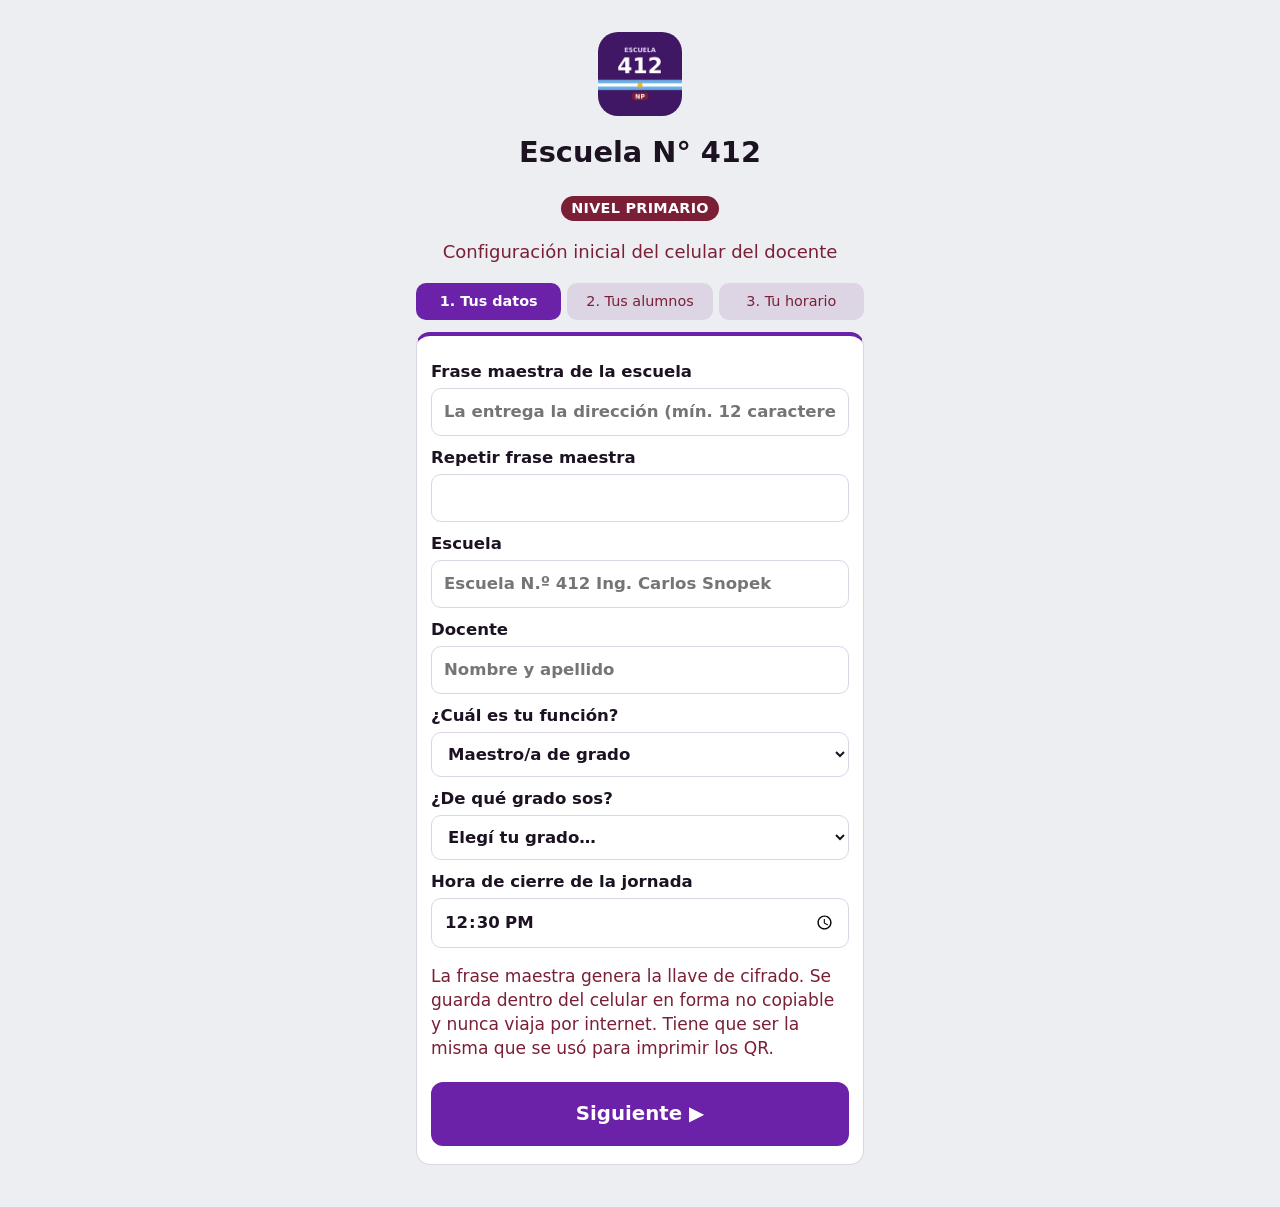
<file: index.html>
<!doctype html>
<html lang="es">
<head>
<meta charset="utf-8">
<meta name="viewport" content="width=device-width, initial-scale=1, viewport-fit=cover">
<title>Escuela N° 412 · Nivel Primario</title>
<meta name="description" content="Registro de salidas del aula, protocolos y reporte diario para docentes.">
<meta name="theme-color" content="#3f1764">
<link rel="manifest" href="manifest.webmanifest">
<link rel="icon" href="icons/icon-192.png">
<link rel="apple-touch-icon" href="icons/icon-192.png">
<link rel="stylesheet" href="styles.css">
</head>
<body>

<!-- ============ CONFIGURACIÓN INICIAL ============ -->
<section id="pantalla-setup" class="pantalla" hidden>
  <div class="centro">
    <img src="icons/icon-192.png" alt="" class="logo">
    <h1>Escuela N° 412</h1>
    <p class="marca-escuela">NIVEL PRIMARIO</p>
    <p class="sub">Configuración inicial del celular del docente</p>
    <ol class="pasos-setup" id="pasos-setup"><li class="on">1. Tus datos</li><li>2. Tus alumnos</li><li>3. Tu horario</li></ol>
    <form id="form-setup" class="tarjeta">
      <label>Frase maestra de la escuela
        <input type="password" id="su-frase" minlength="12" required autocomplete="off" placeholder="La entrega la dirección (mín. 12 caracteres)">
      </label>
      <label>Repetir frase maestra
        <input type="password" id="su-frase2" minlength="12" required autocomplete="off">
      </label>
      <label>Escuela
        <input id="su-escuela" required placeholder="Escuela N.º 412 Ing. Carlos Snopek">
      </label>
      <label>Docente
        <input id="su-docente" required placeholder="Nombre y apellido">
      </label>
      <label>¿Cuál es tu función?
        <select id="su-rol">
          <option value="grado">Maestro/a de grado</option>
          <option value="especial">Profesor/a especial (Música, Ed. Física, Plástica, Act. Prácticas…)</option>
          <option value="secretario">Secretario/a</option>
          <option value="vice">Vicedirector/a</option>
          <option value="director">Director/a</option>
        </select>
      </label>
      <label id="su-grado-l">¿De qué grado sos?
        <select id="su-grado"></select>
      </label>
      <label>Hora de cierre de la jornada
        <input type="time" id="su-cierre" value="12:30" required>
      </label>
      <p class="ayuda">La frase maestra genera la llave de cifrado. Se guarda dentro del celular en forma no copiable y nunca viaja por internet. Tiene que ser la misma que se usó para imprimir los QR.</p>
      <button class="btn primario grande" type="submit">Siguiente ▶</button>
    </form>
    <div id="setup-paso2" class="tarjeta" hidden></div>
    <div id="setup-paso3" class="tarjeta" hidden></div>
  </div>
</section>

<!-- ============ BLOQUEO ============ -->
<section id="pantalla-bloqueo" class="pantalla" hidden>
  <div class="centro">
    <div class="candado" aria-hidden="true">🔒</div>
    <h1>App bloqueada</h1>
    <p class="sub" id="bloq-escuela"></p>
    <button class="btn primario grande" id="btn-desbloquear">📷 Escanear QR de la escuela</button>
    <button class="btn secundario" id="btn-sin-qr">🔑 No tengo el QR: entrar con mi frase maestra</button>
    <button type="button" class="btn secundario" id="btn-cal-bloq">📅 Calendario</button>
    <div id="bloq-horario" class="bloq-horario"></div>
    <p class="ayuda">Se habilita sólo al escanear el QR institucional al llegar a la escuela. Se bloquea sola al cierre de la jornada o al retirarte.</p>
    <button class="btn peligro grande" id="btn-emergencia-bloq">🚨 Emergencia / simulacro</button>
    <button class="btn secundario" id="btn-consulta-protocolos">📘 Consultar protocolos (sólo lectura)</button>
    <div id="bloq-pendientes"></div>
    <button class="btn texto" id="btn-olvide">🔑 Olvidé mi frase maestra</button>
    <button class="btn texto" id="btn-ajustes-bloqueo">⚙️ Ajustes (requiere frase maestra)</button>
  </div>
</section>

<!-- ============ APP ============ -->
<section id="pantalla-app" class="pantalla" hidden>
  <header class="barra">
    <div>
      <strong id="hdr-titulo">Escuela N° 412 NP</strong>
      <small id="hdr-sesion"></small>
    </div>
    <div class="hdr-acc">
      <button type="button" class="hdr-btn" id="btn-ayuda" aria-label="Necesito un adulto">🙋<span>Ayuda</span></button>
      <button type="button" class="hdr-btn rojo" id="btn-emergencia" aria-label="Emergencia o simulacro">🚨<span>Emergencia</span></button>
      <button class="btn chico" id="btn-salir-consulta" hidden>✕ Volver</button>
    </div>
  </header>
  <div id="aviso-banner" class="aviso-banner" role="alert" hidden></div>

  <!-- INICIO (horario) y PANTALLA DEL GRADO -->
  <main id="tab-pasillo" class="tab">
  <div id="vista-inicio">
    <div class="hoy">
      <div class="hoy-fila"><button type="button" id="hoy-fecha" class="hoy-fecha" aria-label="Abrir calendario"></button><span id="hoy-reloj" class="hoy-reloj"></span></div>
      <div id="hoy-clase" class="hoy-clase" hidden></div>
      <div class="chips" id="chips-turno" role="group" aria-label="Turno"></div>
      <div class="chips" id="chips-grado" role="group" aria-label="Grado"></div>
    </div>
    <h2 id="h-fuera">Fuera del aula <span id="cont-fuera" class="pill">0</span></h2>
    <div id="lista-fuera" class="lista"></div>

  </div>
  <div id="vista-grado" hidden>
    <div class="vg-cab"><button type="button" class="btn chico secundario" id="vg-volver">◀ Horario</button><div class="vg-tit"><b id="vg-titulo"></b><small id="vg-sub"></small></div></div>
    <div class="seg seg3" id="vg-seg"><button type="button" data-panel="alumnos" class="on">👦 Alumnos</button><button type="button" data-panel="evac">🚪 Evacuación</button><button type="button" data-panel="sect">🛡 Sectores</button><button type="button" data-panel="obs">📝 Notas</button></div>
    <div id="vg-alumnos">
    <h2>Asistencia <span id="alumnos-grado" class="alumnos-grado"></span> <span id="cont-alumnos" class="pill">0</span></h2>
    <div class="asis-barra">
      <span id="asis-resumen"></span>
      <span class="fila wrap">
        <button type="button" class="btn chico secundario" id="btn-todos-presentes">✔ Todos presentes</button>
        <button type="button" class="btn chico secundario" id="btn-alta">➕ Alumno nuevo</button>
        <button type="button" class="btn chico secundario" id="btn-baja">➖ Baja / cambio de turno</button>
      </span>
    </div>
    <div class="fila">
      <input id="buscar-alumno" type="search" placeholder="Buscar alumno…">
      <select id="destino-manual" aria-label="Destino al salir" hidden></select>
    </div>
    <div id="lista-alumnos" class="lista compacta"></div>

    <h2 class="sub-dictar">🎤 Anotar por voz o escribiendo</h2>
    <div class="mic-zona">
      <button id="btn-mic" class="mic" aria-label="Dictar">🎤</button>
      <div>
        <div id="mic-estado" class="mic-estado">Tocá y decí: “Juan Pérez sale al baño” o “Juan Pérez regresó”.</div>
        <div id="mic-texto" class="mic-texto"></div>
      </div>
    </div>
    <form id="form-cmd" class="fila">
      <input id="cmd-texto" autocomplete="off" placeholder="…o escribí: Juan Pérez sale al baño">
      <button class="btn secundario chico" type="submit">Anotar</button>
    </form>
    <div class="fila">
      <button class="btn secundario" id="btn-qr-alumno">📷 QR del alumno</button>
      <button class="btn secundario" id="btn-deshacer" disabled>↩︎ Deshacer</button>
    </div>

    <details class="plegable"><summary>📋 Movimientos de hoy</summary>
    <div id="registro-dia" class="tabla-scroll"></div></details>
    </div>
    <div id="vg-evac" class="vg-mapa" hidden></div>
    <div id="vg-sect" class="vg-mapa" hidden></div>
    <div id="vg-obs" hidden></div>
  </div>
  </main>

  <!-- AJUSTES Y MÁS -->
  <main id="tab-mas" class="tab" hidden>
    <h2>⚙️ Ajustes y más</h2>
    <div class="grilla-mas">
      <button type="button" data-ir="incidentes">📸<b>Incidentes</b><small>Grafitis y evidencias</small></button>
      <button type="button" data-ir="informe">📄<b>Informe del día</b><small>Ver y cerrar la jornada</small></button>
      <button type="button" data-ir="cubro">🔁<b>Hoy cubro un grado</b><small>Cuando falta un docente</small></button>
      <button type="button" data-ir="notas">📝<b>Observaciones</b><small>De todos los grados</small></button>
      <button type="button" data-ir="clases">📚<b>Informes de clases</b><small>PDF y Word</small></button>
      <button type="button" data-ir="calendario">📅<b>Calendario</b><small>Feriados y notas</small></button>
      <button type="button" data-ir="mapa">🗺️<b>Mapa de la escuela</b><small>Evacuación completa</small></button>
      <button type="button" data-ir="sectores">🛡<b>Cuidado de sectores</b><small>Todos los sectores</small></button>
      <button type="button" data-ir="config" class="ancho">🔧<b>Configuración</b><small>Alumnos, horario, letra, plano (pide la frase)</small></button>
    </div>
  </main>

  <!-- PROTOCOLOS -->
  <main id="tab-protocolos" class="tab" hidden>
    <button class="btn primario grande" id="btn-proto-contar">✍️ Contar qué pasó</button>
    <div class="buscador" id="proto-buscador" hidden>
      <textarea id="proto-consulta" rows="3" placeholder="Ej.: dos alumnos se pelearon y uno está lastimado"></textarea>
      <div class="fila">
        <button class="btn secundario" id="btn-proto-mic">🎤 Dictar</button>
        <button class="btn primario" id="btn-proto-buscar">Buscar</button>
      </div>
    </div>
    <div id="proto-resultados"></div>
    <h2>Protocolos</h2>
    <div id="proto-todos" class="grilla-proto"></div>
  </main>

  <!-- INCIDENTES / GRAFITI -->
  <main id="tab-incidentes" class="tab" hidden>
    <button type="button" class="btn chico secundario volver-mas" data-volver-mas>◀ Ajustes</button>
    <div id="evid-zona"></div>
    <details class="plegable boton"><summary>🧱 Registrar grafiti o escrito</summary>
    <div class="tarjeta">
      <p class="aviso">Fotografiá sólo la pared o superficie: que no aparezcan personas. Si el escrito nombra a un alumno o adulto, no uses la IA: transcribilo a mano en Observaciones.</p>
      <label class="btn secundario archivo">📸 Sacar foto o elegir de la galería
        <input type="file" id="inc-foto" accept="image/*" hidden>
      </label>
      <img id="inc-preview" class="preview" alt="" hidden>
      <label>Lugar
        <select id="inc-lugar">
          <option>Baño varones</option><option>Baño mujeres</option><option>Baño</option>
          <option>Pasillo</option><option>Aula</option><option>Patio</option><option>Otro</option>
        </select>
      </label>
      <div class="fila">
        <label>Última vez visto limpio<input type="time" id="inc-desde"></label>
        <label>Detectado<input type="time" id="inc-hasta"></label>
      </div>
      <div class="fila">
        <button class="btn secundario" id="btn-inc-cruce">🕒 Cruzar con salidas</button>
        <button class="btn primario" id="btn-inc-ia">🔎 Analizar con IA</button>
      </div>
      <div id="inc-ia-res"></div>
      <div id="inc-cruce-res"></div>
      <label>Observaciones
        <textarea id="inc-obs" rows="3" placeholder="Descripción, medidas tomadas…"></textarea>
      </label>
      <div class="fila">
        <button class="btn secundario" id="btn-inc-mic">🎤 Dictar</button>
        <button class="btn primario" id="btn-inc-guardar">💾 Guardar en el informe</button>
      </div>
    </div></details>
    <h2>Incidentes registrados hoy</h2>
    <div id="lista-incidentes" class="lista"></div>
  </main>

  <!-- INFORME -->
  <main id="tab-informe" class="tab" hidden>
    <button type="button" class="btn chico secundario volver-mas" data-volver-mas>◀ Ajustes</button>
    <h2>Informe del día</h2>
    <div id="inf-resumen" class="tarjeta"></div>
    <button class="btn secundario" id="btn-inf-preview">👁 Vista previa del PDF</button>
    <div class="fila wrap">
      <button class="btn secundario" id="btn-cambiar-salida">⏱ Cambiar mi salida de hoy</button>
      <button class="btn secundario" id="btn-me-retiro">🚪 Me retiro antes</button>
    </div>
    <button class="btn peligro" id="btn-inf-cerrar">⏹ Cerrar jornada y enviar informe</button>
    <p class="ayuda">Al cerrar, la app genera el PDF, lo envía a la dirección, borra los datos del día y queda bloqueada hasta el próximo QR institucional.</p>
    <h2>📚 Informes de cada clase</h2>
    <p class="ayuda">Se guardan solos cuando termina cada clase: salidas y vueltas con su horario, y la asistencia del grado. Quedan acá aunque cierres la jornada.</p>
    <div id="inf-clases"></div>
  </main>

  <!-- AJUSTES -->
  <main id="tab-ajustes" class="tab" hidden>
    <button type="button" class="btn chico secundario volver-mas" data-volver-mas>◀ Ajustes</button>
    <div class="tarjeta aj-letra">
      <p class="paso-n">🔠 Tamaño de la letra</p>
      <div class="chips" id="aj-letra"><button type="button" data-letra="normal">A Normal</button><button type="button" data-letra="grande">A Grande</button><button type="button" data-letra="muy-grande">A Muy grande</button></div>
    </div>
    <h2>Mis alumnos <span id="aj-cant" class="pill">0</span></h2>
    <div class="tarjeta">
      <div id="aj-misgrados"></div>
    </div>

    <h2>🗺️ Plan de evacuación</h2>
    <div class="tarjeta" id="aj-plan"></div>

    <h2>Ajustes</h2>
    <form id="form-ajustes" class="tarjeta">
      <label>Escuela<input id="aj-escuela"></label>
      <label>Localidad<input id="aj-localidad" placeholder="Ciudad de El Carmen, Jujuy"></label>
      <label>Docente (como va en la firma)<input id="aj-docente" placeholder="Prof. Carlos Ariel Farfán"></label>
      <label>Cargo<input id="aj-cargo" placeholder="Profesor de Educación Musical"></label>
      <p class="ayuda">Semáforo de salidas: 🟢 verde al salir, 🟡 amarillo y 🔴 rojo según los minutos (no se aplica si va con un adulto).</p>
      <div class="fila">
        <label>🟡 Amarillo a los (min)<input type="number" id="aj-amarillo" min="1" max="30"></label>
        <label>🔴 Rojo a los (min)<input type="number" id="aj-alerta" min="2" max="60"></label>
      </div>
      <label class="check"><input type="checkbox" id="aj-iniciales"> En el PDF, nombres sólo con iniciales (recomendado por protocolo)</label>
      <fieldset>
        <legend>Ubicación de la escuela (cierre al retirarse)</legend>
        <p class="ayuda" id="aj-geo-estado"></p>
        <div class="fila">
          <button type="button" class="btn secundario" id="btn-aj-geo">📍 Estoy en la escuela: guardar</button>
          <button type="button" class="btn texto" id="btn-aj-geo-borrar">Quitar</button>
        </div>
        <label>Radio (metros)<input type="number" id="aj-radio" min="50" max="1000" value="150"></label>
      </fieldset>
      <fieldset>
        <legend>Servidor gratuito (Google Apps Script)</legend>
        <label>URL de la aplicación web<input id="aj-url" placeholder="https://script.google.com/macros/s/…/exec"></label>
        <label>Token<input id="aj-token" autocomplete="off"></label>
        <label>WhatsApp de la dirección (para avisos urgentes)<input id="aj-tel-dir" inputmode="tel" placeholder="Ej.: 5493884123456"></label>
        <button type="button" class="btn secundario" id="btn-aj-probar">Probar conexión</button>
      </fieldset>
      <button class="btn primario" type="submit">Guardar ajustes</button>
    </form>

    <button class="btn peligro" id="btn-aj-reset">Restablecer app (borra todo)</button>
  </main>

  <nav class="nav" id="nav">
    <button data-tab="pasillo" class="activo">🏠<span>Inicio</span></button>
    <button data-tab="protocolos">📘<span>Protocolos</span></button>
    <button data-tab="mas">⚙️<span>Ajustes</span></button>
  </nav>
</section>

<!-- ============ MODALES ============ -->
<div id="modal" class="modal" hidden>
  <div class="modal-caja">
    <div id="modal-cuerpo"></div>
  </div>
</div>
<div id="toast" class="toast" hidden></div>

<script src="lib/html5-qrcode.min.js"></script>
<script src="lib/jspdf.umd.min.js"></script>
<script src="lib/jspdf.plugin.autotable.min.js"></script>
<script src="crypto.js"></script>
<script src="voz.js"></script>
<script src="protocolos.js"></script>
<script src="lib/qrcode.js"></script>
<script src="app.js"></script>
<script src="emergencia.js"></script>
<script src="evidencia.js"></script>
</body>
</html>
</file>
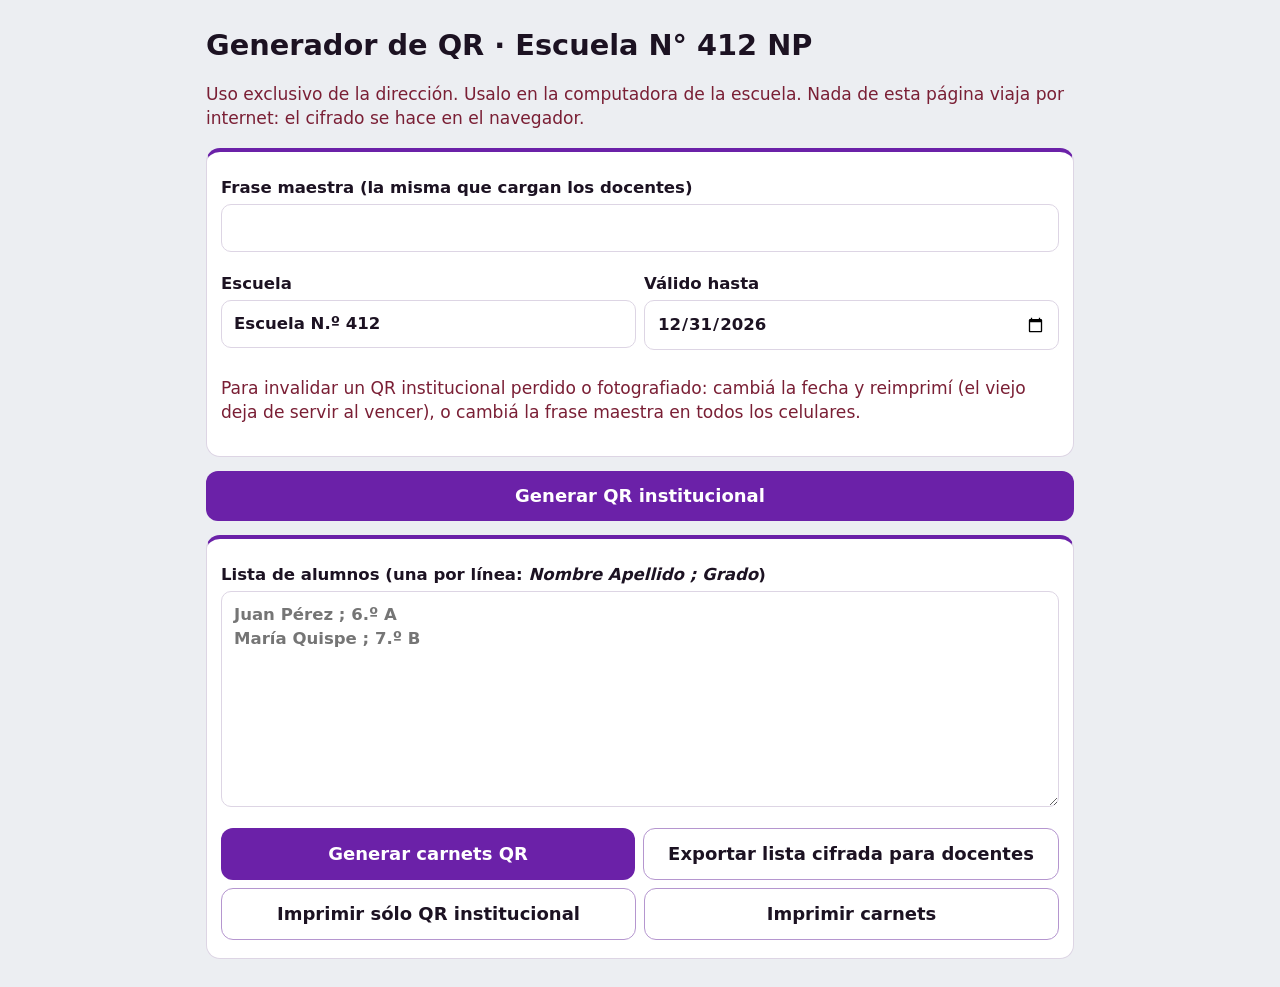
<file: generador.html>
<!doctype html>
<html lang="es">
<head>
<meta charset="utf-8">
<meta name="viewport" content="width=device-width, initial-scale=1">
<title>Generador de QR</title>
<meta name="robots" content="noindex">
<link rel="stylesheet" href="styles.css">
<style>
  body{background:var(--fondo)}
  .wrap{max-width:900px;margin:0 auto;padding:16px}
  .qr-inst{text-align:center}
  .qr-inst img{width:260px;height:260px;image-rendering:pixelated}
  .grilla{display:grid;grid-template-columns:repeat(auto-fill,minmax(190px,1fr));gap:10px;margin-top:12px}
  .carnet{background:#fff;color:#111;border:1px dashed #999;border-radius:10px;padding:10px;text-align:center;break-inside:avoid}
  .carnet img{width:150px;height:150px;image-rendering:pixelated}
  .carnet strong{display:block;font-size:.95rem}
  .carnet small{color:#555}
  @media print{
    .no-print{display:none!important}
    body{background:#fff}
    .grilla{grid-template-columns:repeat(3,1fr)}
    .imprimir-solo-inst .grilla-zona{display:none}
    .imprimir-solo-al .inst-zona{display:none}
  }
</style>
</head>
<body>
<div class="wrap">
  <div class="no-print">
    <h1>Generador de QR · Escuela N° 412 NP</h1>
    <p class="ayuda">Uso exclusivo de la dirección. Usalo en la computadora de la escuela. Nada de esta página viaja por internet: el cifrado se hace en el navegador.</p>
    <div class="tarjeta">
      <label>Frase maestra (la misma que cargan los docentes)<input type="password" id="frase" minlength="12" autocomplete="off"></label>
      <div class="fila">
        <label>Escuela<input id="escuela" value="Escuela N.º 412"></label>
        <label>Válido hasta<input type="date" id="vence"></label>
      </div>
      <p class="ayuda">Para invalidar un QR institucional perdido o fotografiado: cambiá la fecha y reimprimí (el viejo deja de servir al vencer), o cambiá la frase maestra en todos los celulares.</p>
    </div>
  </div>

  <section class="inst-zona">
    <div class="no-print"><button class="btn primario" id="btn-inst">Generar QR institucional</button></div>
    <div id="inst" class="qr-inst"></div>
  </section>

  <section class="grilla-zona">
    <div class="no-print tarjeta">
      <label>Lista de alumnos (una por línea: <em>Nombre Apellido ; Grado</em>)
        <textarea id="lista" rows="8" placeholder="Juan Pérez ; 6.º A&#10;María Quispe ; 7.º B"></textarea>
      </label>
      <div class="fila">
        <button class="btn primario" id="btn-al">Generar carnets QR</button>
        <button class="btn secundario" id="btn-export">Exportar lista cifrada para docentes</button>
      </div>
      <div class="fila">
        <button class="btn secundario" id="btn-print-inst">Imprimir sólo QR institucional</button>
        <button class="btn secundario" id="btn-print-al">Imprimir carnets</button>
      </div>
    </div>
    <div id="carnets" class="grilla"></div>
  </section>
</div>

<script src="lib/qrcode.js"></script>
<script src="crypto.js"></script>
<script>
(function(){
  const $ = s => document.querySelector(s);
  const esc = t => String(t).replace(/[&<>"]/g, c => ({'&':'&amp;','<':'&lt;','>':'&gt;','"':'&quot;'}[c]));
  const d = new Date(); d.setMonth(11, 31); $('#vence').value = d.toISOString().slice(0,10);
  let llave = null, fraseUsada = null;
  async function obtenerLlave(){
    const f = $('#frase').value;
    if (llave && f === fraseUsada) return llave;
    llave = await PSCrypto.derivarLlave(f); fraseUsada = f; return llave;
  }
  function qrImg(texto){ const q = qrcode(0, 'M'); q.addData(texto); q.make(); return q.createDataURL(6, 2); }
  function parsear(){
    return $('#lista').value.split(/\r?\n/).map(l => l.trim()).filter(Boolean).map(l => {
      const [n, g] = l.split(/[;\t]|,(?=[^,]*$)/).map(x => (x || '').trim());
      return { id: PSCrypto.idAlumno(n, g), nombre: n, grado: g || '' };
    }).filter(a => a.nombre.length > 2);
  }
  $('#btn-inst').onclick = async () => {
    try {
      const k = await obtenerLlave();
      const txt = await PSCrypto.cifrar(k, { t: 'ESC', esc: $('#escuela').value.trim(), vence: $('#vence').value, emitido: new Date().toISOString().slice(0,10) });
      $('#inst').innerHTML = `<div class="carnet" style="display:inline-block;padding:20px"><strong>${esc($('#escuela').value)}</strong><img src="${qrImg(txt)}" alt="QR institucional"><br><small>QR institucional · Pasillo Seguro · válido hasta ${esc($('#vence').value)}</small><br><small>Sólo lo lee la app de la escuela</small></div>`;
    } catch (e) { alert(e.message); }
  };
  $('#btn-al').onclick = async () => {
    try {
      const k = await obtenerLlave(); const al = parsear();
      if (!al.length) return alert('La lista está vacía.');
      const html = [];
      for (const a of al) {
        const txt = await PSCrypto.cifrar(k, { t: 'AL', id: a.id, n: a.nombre, g: a.grado });
        html.push(`<div class="carnet"><img src="${qrImg(txt)}" alt=""><strong>${esc(a.nombre)}</strong><small>${esc(a.grado)}</small></div>`);
      }
      $('#carnets').innerHTML = html.join('');
    } catch (e) { alert(e.message); }
  };
  $('#btn-export').onclick = async () => {
    try {
      const k = await obtenerLlave(); const al = parsear();
      if (!al.length) return alert('La lista está vacía.');
      const txt = await PSCrypto.cifrar(k, { t: 'LISTA', alumnos: al, generado: new Date().toISOString() });
      const a = document.createElement('a'); a.href = URL.createObjectURL(new Blob([txt], { type: 'text/plain' }));
      a.download = 'lista-alumnos-cifrada.txt'; a.click();
    } catch (e) { alert(e.message); }
  };
  $('#btn-print-inst').onclick = () => { document.body.className = 'imprimir-solo-inst'; print(); document.body.className = ''; };
  $('#btn-print-al').onclick = () => { document.body.className = 'imprimir-solo-al'; print(); document.body.className = ''; };
})();
</script>
</body>
</html>
</file>
<file: styles.css>
:root{
  /* Colores de la escuela: uniforme (morado, gris, blanco, bordó) y bandera (celeste, blanco, sol) */
  --azul:#3f1764; --azul2:#6b21a8; --fondo:#eceef2; --carta:#fff; --texto:#1c1222; --suave:#7a1f35;
  --borde:#ddd5e4; --bordo:#7a1f35; --celeste:#6cace4; --sol:#f6b40e; --gris:#6b7280; --rojo:#dc2626; --naranja:#ea580c; --verde:#16a34a; --amar:#fef3c7;
}
@media (prefers-color-scheme: dark){
  :root:not([data-theme="light"]){ --azul:#2a0f45; --azul2:#9b5de5; --fondo:#16121c; --carta:#221b2b; --texto:#efe9f3; --suave:#f0a3b4; --bordo:#f0a3b4; --borde:#3a3045; --amar:#3a2f0b; color-scheme:dark }
}
:root[data-theme="dark"]{ --azul:#2a0f45; --azul2:#9b5de5; --fondo:#16121c; --carta:#221b2b; --texto:#efe9f3; --suave:#f0a3b4; --bordo:#f0a3b4; --borde:#3a3045; --amar:#3a2f0b; color-scheme:dark }
*{box-sizing:border-box}
html{font-size:var(--letra,18px)}
html,body{margin:0;background:var(--fondo);color:var(--texto);font-family:system-ui,-apple-system,"Segoe UI",Roboto,sans-serif;line-height:1.45}
body{font-size:1rem}
h1{font-size:1.6rem;margin:.3em 0}
h2{font-size:1.05rem;margin:1.2em 0 .5em;display:flex;align-items:center;gap:.5em}
h3{margin:.2em 0 .6em;font-size:1.1rem}
h4{margin:1em 0 .4em;font-size:.98rem}
.pantalla{min-height:100vh}
.centro{max-width:480px;margin:0 auto;padding:32px 16px;text-align:center}
.centro .tarjeta{text-align:left}
.logo{width:84px;height:84px;border-radius:20px}
.candado{font-size:64px}
.sub{color:var(--suave);margin:.2em 0 1em}
.ayuda{color:var(--suave);font-size:.85rem}
.aviso{background:var(--amar);border-radius:8px;padding:8px 10px;font-size:.88rem}
.vacio{color:var(--suave);font-style:italic}
.tarjeta{background:var(--carta);border:1px solid var(--borde);border-radius:14px;padding:14px;margin:10px 0}
label{display:block;margin:.6em 0;font-size:.92rem;font-weight:600}
label.check{display:flex;gap:.5em;align-items:flex-start;font-weight:500}
input,select,textarea{width:100%;margin-top:4px;padding:11px 12px;border:1px solid var(--borde);border-radius:10px;font:inherit;background:var(--carta);color:var(--texto)}
input[type=checkbox]{width:auto;margin-top:3px}
fieldset{border:1px solid var(--borde);border-radius:10px;margin:12px 0;padding:8px 12px}
legend{font-weight:700;font-size:.9rem;padding:0 4px}
.fila{display:flex;gap:8px;align-items:stretch}
.fila>*{flex:1}
.fila.wrap{flex-wrap:wrap}.fila.wrap>*{flex:0 1 auto}
.btn{display:inline-flex;align-items:center;justify-content:center;gap:6px;border:0;border-radius:12px;padding:12px 14px;font:inherit;font-weight:600;cursor:pointer;text-decoration:none;margin:4px 0;width:100%}
.btn.primario{background:var(--azul2);color:#fff}
.btn.secundario{background:var(--carta);color:var(--texto);border:1px solid var(--borde)}
.btn.peligro{background:var(--rojo);color:#fff}
.btn.texto{background:none;color:var(--azul2);width:auto}
.btn.grande{padding:18px;font-size:1.1rem}
.btn.chico{padding:8px 10px;font-size:.85rem;width:auto;border-radius:9px}
.btn:disabled{opacity:.45}
.archivo{position:relative}
.barra{position:sticky;top:env(safe-area-inset-top,0px);z-index:5;background:var(--azul);color:#fff;padding:10px 16px;display:flex;justify-content:space-between;align-items:center;gap:10px}
.barra small{display:block;opacity:.8;font-size:.78rem}
.barra .btn{width:auto;background:#ffffff22;color:#fff}
.tab{padding:8px 16px 96px;max-width:720px;margin:0 auto}
.nav{position:fixed;bottom:0;left:0;right:0;display:flex;background:var(--carta);border-top:1px solid var(--borde);padding-bottom:env(safe-area-inset-bottom);z-index:6}
.nav button{flex:1;border:0;background:none;padding:8px 2px;font-size:1.25rem;color:var(--suave);display:flex;flex-direction:column;align-items:center;cursor:pointer}
.nav button span{font-size:.7rem;margin-top:2px}
.nav button.activo{color:var(--azul2)}
.pill{background:var(--azul2);color:#fff;border-radius:999px;padding:1px 9px;font-size:.8rem}
.mic-zona{display:flex;gap:14px;align-items:center;background:var(--carta);border:1px solid var(--borde);border-radius:16px;padding:14px;margin:12px 0}
.mic{flex:0 0 76px;height:76px;border-radius:50%;border:0;background:var(--azul2);color:#fff;font-size:2rem;cursor:pointer;box-shadow:0 6px 18px #2563eb55}
.mic.escuchando,.escuchando{animation:pulso 1s infinite;background:var(--rojo)!important;color:#fff!important}
@keyframes pulso{50%{box-shadow:0 0 0 14px #dc262622}}
.mic-estado{font-size:.9rem;color:var(--suave)}
.mic-texto{font-weight:600;margin-top:4px;min-height:1.2em}
.lista{display:flex;flex-direction:column;gap:8px}
.fuera{display:flex;gap:10px;align-items:center;background:var(--carta);border:1px solid var(--borde);border-left:5px solid var(--verde);border-radius:12px;padding:10px}
.fuera>div:first-child{flex:1}
.fuera.alerta{border-left-color:var(--rojo);background:color-mix(in srgb,var(--rojo) 8%,var(--carta))}
.crono{font-variant-numeric:tabular-nums;font-weight:700;font-size:.95rem;white-space:nowrap}
.crono.alerta{color:var(--rojo)}
.alumno{display:flex;justify-content:space-between;align-items:center;padding:6px 4px;border-bottom:1px solid var(--borde)}
.compacta{gap:0;max-height:360px;overflow:auto;background:var(--carta);border:1px solid var(--borde);border-radius:12px;padding:4px 10px;margin-top:6px}
.tabla-scroll{overflow-x:auto;background:var(--carta);border:1px solid var(--borde);border-radius:12px}
table{border-collapse:collapse;width:100%;font-size:.85rem}
th,td{padding:7px 8px;border-bottom:1px solid var(--borde);text-align:left;white-space:nowrap}
tr.alerta td{color:var(--rojo);font-weight:600}
.proto{display:block;width:100%;text-align:left;background:var(--carta);border:1px solid var(--borde);border-left:6px solid var(--c);border-radius:12px;padding:12px;margin:6px 0;font:inherit;color:inherit;cursor:pointer}
.proto small{display:block;color:var(--suave);margin-top:2px}
.coinc{display:block;font-size:.78rem;color:var(--c);margin-top:6px;font-weight:600}
.urgente{background:var(--rojo);color:#fff;border-radius:12px;padding:12px;font-weight:600;margin:8px 0}
.proto-detalle h3{color:var(--c)}
.paso{display:flex;gap:10px;font-weight:400;font-size:.9rem;background:var(--fondo);border-radius:10px;padding:8px 10px;margin:6px 0}
.nota{font-style:italic;color:var(--suave);font-size:.88rem}
.preview{width:100%;border-radius:12px;margin:8px 0}
.ia,.cruce{background:var(--fondo);border-radius:12px;padding:10px;margin:10px 0;font-size:.9rem}
.ia.alto{border:2px solid var(--rojo)}
.cruce ul{padding-left:18px;margin:6px 0}
.cargando{color:var(--suave)}
.inc{display:flex;gap:10px;background:var(--carta);border:1px solid var(--borde);border-radius:12px;padding:10px;font-size:.9rem}
.inc img{width:72px;height:72px;object-fit:cover;border-radius:8px}
.stats{display:grid;grid-template-columns:repeat(3,1fr);gap:10px;text-align:center}
.stats b{display:block;font-size:1.5rem}
.stats span{font-size:.75rem;color:var(--suave)}
.pend{border-top:1px solid var(--borde);padding:8px 0;font-size:.88rem}
.modal{position:fixed;inset:0;background:#0009;z-index:20;display:flex;align-items:flex-end;justify-content:center}
.modal-caja{background:var(--carta);width:100%;max-width:640px;max-height:92vh;overflow:auto;border-radius:18px 18px 0 0;padding:16px 16px calc(16px + env(safe-area-inset-bottom))}
.item-btn{display:block;width:100%;text-align:left;padding:12px;border:1px solid var(--borde);border-radius:10px;background:var(--fondo);font:inherit;color:inherit;margin:4px 0}
.lector{width:100%;min-height:260px;border-radius:12px;overflow:hidden;background:#000;margin-bottom:10px}
.toast{position:fixed;left:16px;right:16px;bottom:86px;background:#111827;color:#fff;padding:12px 14px;border-radius:12px;z-index:30;text-align:center;box-shadow:0 8px 24px #0005}
[hidden]{display:none!important}
#form-cmd input{flex:3}
/* Informe de situación */
.guia{background:color-mix(in srgb,var(--azul2) 10%,var(--carta));border-radius:10px;padding:8px 10px;font-size:.9rem}
.relato-zona{border-top:1px solid var(--borde);margin-top:14px;padding-top:6px}
.modal.completo{align-items:stretch}
.modal.completo .modal-caja{max-width:820px;max-height:none;height:100%;border-radius:0;padding-top:calc(12px + env(safe-area-inset-top,0px))}
.ed-barra{position:sticky;top:-12px;z-index:2;background:var(--carta);display:flex;gap:8px;align-items:center;padding:6px 0;border-bottom:1px solid var(--borde)}
.ed-ver{font-size:.8rem;color:var(--suave);margin-left:auto}
.ed-relato{margin:10px 0;background:var(--fondo);border-radius:10px;padding:8px 10px}
.ed-relato summary{font-weight:600;cursor:pointer}
.papel{background:#fff;color:#111;border-radius:6px;box-shadow:0 2px 14px #0003;padding:22px 18px;margin:12px 0;font-family:Georgia,"Times New Roman",serif}
.papel .ayuda{font-family:system-ui,sans-serif}
.pp-enc{display:flex;flex-direction:column;align-items:center;text-align:center;border-bottom:2px solid var(--azul);padding-bottom:8px;margin-bottom:10px;font-size:.9rem}
.pp-enc strong{font-size:1.05rem}
.papel input,.papel textarea{background:transparent;color:#111;border:1px dashed transparent;border-radius:6px;padding:4px 6px;font:inherit;margin:0;resize:none;overflow:hidden}
.papel input:focus,.papel textarea:focus{border-color:var(--azul2);background:#f5f8ff;outline:none}
.pp-titulo{font-weight:700;font-size:1.08rem}
.pp-de{font-size:.88rem;color:#444;margin:4px 6px 10px}
.pp-h{font-weight:700;font-size:.95rem}
.pp-t{font-size:.95rem;line-height:1.5;white-space:pre-wrap}
.firma-zona{background:var(--fondo);border-radius:12px;padding:8px 12px;margin:10px 0}
.firma-pad{width:100%;max-width:100%;aspect-ratio:3/1;background:#fff;border:2px dashed #94a3b8;border-radius:10px;touch-action:none;display:block}
.ed-acciones{position:sticky;bottom:calc(-16px - env(safe-area-inset-bottom,0px));background:var(--carta);padding:8px 0 calc(8px + env(safe-area-inset-bottom,0px));border-top:1px solid var(--borde);display:flex;flex-wrap:wrap;gap:6px}
.ed-acciones .btn{flex:1 1 30%;margin:0}
.conf-flot{position:fixed;left:16px;right:16px;bottom:calc(90px + env(safe-area-inset-bottom,0px));z-index:40;background:var(--carta);border:1px solid var(--borde);border-radius:14px;padding:12px;box-shadow:0 10px 30px #0006}
.ed-acciones .btn{padding:10px 8px;font-size:.92rem}
.ed-acciones #ed-enviar{flex-basis:100%;order:-1}
/* Hoy, turno, asistencia */
.hoy{background:var(--carta);border:1px solid var(--borde);border-radius:14px;padding:10px 12px;margin:12px 0 0;display:flex;flex-direction:column;gap:8px}
.hoy-fila{display:flex;justify-content:space-between;align-items:baseline;gap:8px;flex-wrap:wrap}
.hoy-fecha{font-weight:700}
.hoy-reloj{font-variant-numeric:tabular-nums;font-size:1.35rem;font-weight:700;color:var(--azul2)}
.chips{display:flex;gap:6px;flex-wrap:wrap}
.chips:empty{display:none}
.chips button{border:1px solid var(--borde);background:var(--fondo);color:var(--texto);border-radius:999px;padding:6px 12px;font:inherit;font-size:.85rem;cursor:pointer}
.chips button.on{background:var(--azul2);border-color:var(--azul2);color:#fff;font-weight:600}
.asis-barra{display:flex;justify-content:space-between;align-items:center;gap:8px;flex-wrap:wrap;font-size:.88rem;margin-bottom:6px}
.asis-barra .btn{margin:0}
.asis-barra b.ok{color:var(--verde)} .asis-barra b.mal{color:var(--rojo)}
.alumno{gap:8px}
.al-nom{flex:1;min-width:0}
.pa{display:flex;border:1px solid var(--borde);border-radius:9px;overflow:hidden}
.pa button{border:0;background:var(--carta);color:var(--suave);font:inherit;font-weight:700;width:36px;height:34px;cursor:pointer}
.pa button+button{border-left:1px solid var(--borde)}
.pa button.on.p{background:var(--verde);color:#fff}
.pa button.on.a{background:var(--rojo);color:#fff}
.alumno.ausente .al-nom{opacity:.5;text-decoration:line-through}
.otras{margin:10px 0}.otras summary{cursor:pointer;font-weight:600;color:var(--azul2)}
.revisar{background:var(--fondo);border-radius:12px;padding:10px;margin:10px 0}
.grupo{display:flex;justify-content:space-between;align-items:center;border-top:1px solid var(--borde);padding:6px 0;font-size:.9rem}
/* Semáforo y grados */
.fuera .luz{flex:0 0 14px;height:14px;border-radius:50%;background:var(--verde);box-shadow:0 0 0 3px color-mix(in srgb,var(--verde) 25%,transparent)}
.fuera-txt{flex:1;min-width:0}
.fuera.verde{border-left-color:var(--verde)}
.fuera.amarillo{border-left-color:#eab308;background:color-mix(in srgb,#eab308 12%,var(--carta))}
.fuera.amarillo .luz{background:#eab308;box-shadow:0 0 0 3px #eab30840}
.fuera.rojo{border-left-color:var(--rojo);background:color-mix(in srgb,var(--rojo) 12%,var(--carta))}
.fuera.rojo .luz{background:var(--rojo);box-shadow:0 0 0 3px #dc262640;animation:parpadeo 1s infinite}
.fuera.acomp{border-left-color:var(--azul2)}
.fuera.acomp .luz{background:var(--azul2);box-shadow:0 0 0 3px color-mix(in srgb,var(--azul2) 20%,transparent)}
.fuera.retiro{border-left-color:var(--suave);opacity:.8}
.fuera.retiro .luz{background:var(--suave);box-shadow:none}
@keyframes parpadeo{50%{opacity:.35}}
@media (prefers-reduced-motion:reduce){.fuera.rojo .luz,.mic.escuchando,.escuchando{animation:none}}
.sub-h{margin:12px 0 4px;font-size:.9rem;color:var(--suave)}
.tag-ret{font-size:.78rem;font-weight:700;color:var(--suave);border:1px solid var(--borde);border-radius:8px;padding:6px 8px}
.paso-n{font-weight:700;margin:12px 0 6px}
.chips.modo{flex-direction:column}
.chips.modo button{text-align:left;padding:10px 14px;border-radius:12px}
.grado-card{border-top:1px solid var(--borde);margin-top:12px}
.grilla-grados{display:grid;grid-template-columns:repeat(4,1fr);gap:6px}
.grilla-grados button{border:1px solid var(--borde);background:var(--fondo);color:var(--texto);border-radius:10px;padding:12px 0;font:inherit;font-weight:700;cursor:pointer}
.grilla-grados button:active{background:var(--azul2);color:#fff}
.grado-elegido{display:flex;align-items:center;gap:10px;flex-wrap:wrap;background:color-mix(in srgb,var(--azul2) 10%,var(--carta));border-radius:12px;padding:10px 12px}
.grado-elegido b{font-size:1.4rem;color:var(--azul2)}
.grado-elegido span{flex:1;font-size:.88rem;color:var(--suave)}
.chips button[tabindex="-1"]{cursor:default}
/* Avisos, altas */
.aviso-banner{position:sticky;top:calc(env(safe-area-inset-top,0px) + 52px);z-index:5;margin:8px 16px 0;background:#fef3c7;color:#78350f;border:2px solid #f59e0b;border-radius:12px;padding:10px 40px 10px 12px;display:flex;flex-direction:column;gap:2px;font-size:.9rem}
.aviso-banner button{position:absolute;right:8px;top:8px;border:0;background:none;font-size:1.1rem;color:inherit;cursor:pointer}
.tag-nuevo{display:inline-block;font-size:.7rem;font-weight:700;background:var(--verde);color:#fff;border-radius:6px;padding:1px 6px;vertical-align:middle}
.lista-edit{max-height:300px;overflow:auto}
#tab-informe .fila.wrap .btn{flex:1 1 45%}
/* Encabezado: ayuda y emergencia */
.hdr-acc{display:flex;gap:6px;align-items:center}
.hdr-btn{display:flex;flex-direction:column;align-items:center;border:0;border-radius:10px;background:#ffffff22;color:#fff;font:inherit;font-size:1.1rem;padding:4px 8px;cursor:pointer;line-height:1.1}
.hdr-btn span{font-size:.62rem;font-weight:600}
.hdr-btn.rojo{background:#dc2626}
.hdr-btn.activa{animation:parpadeo 1s infinite}
.barra{flex-wrap:nowrap}.barra>div:first-child{min-width:0}.barra strong{display:block;white-space:nowrap;overflow:hidden;text-overflow:ellipsis}
/* Cobertura / grados especiales */
#chips-grado .cubrir{border-style:dashed}
.cob-tag{background:#fef3c7;color:#78350f;border-radius:999px;padding:6px 12px;font-size:.85rem}
#btn-fin-cob{background:var(--rojo)!important;color:#fff!important;border-color:var(--rojo)!important}
.sub-grado{border-left:4px solid var(--azul2);padding-left:10px;margin:12px 0}
.grilla-grados button.on{background:var(--azul2);color:#fff;border-color:var(--azul2)}
.chips.modo small{color:inherit;opacity:.8}
.qr-aula{text-align:center}.qr-aula img{width:min(78vw,340px);image-rendering:pixelated;background:#fff;padding:8px;border-radius:8px}
.ayuda-grilla{display:grid;grid-template-columns:1fr 1fr;gap:8px;margin:8px 0}
.ayuda-grilla button{border:2px solid var(--rojo);background:color-mix(in srgb,var(--rojo) 8%,var(--carta));color:var(--texto);border-radius:12px;padding:14px 8px;font:inherit;font-weight:700;cursor:pointer}
/* Mapa */
.hoy-mapa{display:flex;gap:8px;flex-wrap:wrap;align-items:center}
.hoy-mapa .btn{margin:0}
.sector-chip{font-size:.82rem;border-left:4px solid var(--c);padding:4px 8px;background:var(--fondo);border-radius:6px}
.mapa-pantalla .ed-barra b{flex:1}
.m-wrap{position:relative;height:min(62vh,560px);overflow:hidden;border-radius:14px;background:linear-gradient(#bcd8f0,#e9eedf 45%);perspective:900px;perspective-origin:50% 30%;touch-action:none;border:1px solid var(--borde)}
.m-vista{position:absolute;inset:0 auto auto 0;width:100%;transform-origin:0 0;transform-style:preserve-3d;will-change:transform}
.m-plano{position:relative;width:100%;transform-origin:50% 55%;transition:transform .5s ease;transform-style:preserve-3d}
.m-plano.tres{transform:rotateX(52deg) rotateZ(-6deg)}
.m-svg{display:block;width:100%;height:auto}
.m-t{text-anchor:middle;dominant-baseline:middle;font-family:system-ui,sans-serif;paint-order:stroke;stroke:#ffffffcc;stroke-width:6px}
.m-ruta{stroke-dasharray:26 16;animation:ruta 1.2s linear infinite}
.m-ruta.mia{stroke-dasharray:34 14}
@keyframes ruta{to{stroke-dashoffset:-42}}
@media (prefers-reduced-motion:reduce){.m-ruta{animation:none}.m-plano{transition:none}}
.m-pins{position:absolute;inset:0;pointer-events:none;transform-style:preserve-3d}
.pin{position:absolute;transform:translate(-50%,-100%);transform-origin:50% 100%;transition:transform .5s ease}
.m-plano.tres .pin{transform:translate(-50%,-100%) rotateZ(6deg) rotateX(-52deg)}
.pin span{display:block;font:700 11px/1.2 system-ui,sans-serif;color:#fff;padding:4px 7px;border-radius:9px;white-space:nowrap;box-shadow:0 3px 8px #0005;position:relative}
.pin span::after{content:"";position:absolute;left:50%;bottom:-6px;margin-left:-6px;border:6px solid transparent;border-bottom:0;border-top-color:inherit}
.pin.pt span{background:var(--c);border-top-color:var(--c)}
.pin.pt.mio span{font-size:14px;padding:6px 10px;outline:3px solid #fff}
.pin.yo span{background:#c2410c;border-top-color:#c2410c}
.pin.doc span{background:#0f172a;border-top-color:#0f172a;border-radius:50%;width:26px;height:26px;padding:0;display:grid;place-items:center}
.m-ctrl{position:absolute;right:8px;top:8px;display:flex;flex-direction:column;gap:6px;z-index:2}
.m-ctrl button{width:40px;height:40px;border-radius:10px;border:1px solid var(--borde);background:var(--carta);color:var(--texto);font:700 1rem system-ui;box-shadow:0 2px 6px #0003;cursor:pointer}
.m-norte{position:absolute;left:8px;bottom:8px;font-size:.72rem;background:#fffd;color:#334155;padding:3px 8px;border-radius:8px}
.m-capas{display:flex;flex-wrap:wrap;gap:4px 14px;margin:8px 2px;font-size:.88rem}
.m-capas label{display:flex;gap:6px;align-items:center;font-weight:600;margin:0}
.m-capas input{width:auto;margin:0}
.m-leyenda{display:flex;flex-direction:column;gap:6px;font-size:.86rem}
.ley{display:flex;gap:8px;align-items:flex-start}.ley i{flex:0 0 14px;height:14px;border-radius:50%;background:var(--c);margin-top:3px}
.ley-mio{border-left:6px solid var(--c);background:color-mix(in srgb,var(--c) 12%,var(--carta));border-radius:10px;padding:8px 10px;display:flex;flex-direction:column}
.ley-doc{display:grid;gap:6px}.ley-doc div{background:var(--fondo);border-radius:8px;padding:6px 8px}
.m-vacio{padding:24px;text-align:center;background:var(--fondo);border-radius:12px}
/* Emergencia */
.emerg-tiles{display:grid;grid-template-columns:1fr 1fr;gap:10px;margin:10px 0}
.emerg-tiles button{border:0;border-radius:16px;background:#7f1d1d;color:#fff;font:inherit;font-weight:700;padding:16px 8px;display:flex;flex-direction:column;align-items:center;gap:6px;cursor:pointer;min-height:110px}
.emerg-tiles button span{font-size:2.2rem}
.simul{background:#fef3c7;color:#78350f;border-radius:10px;padding:10px}
.emerg-cab{background:#b91c1c;color:#fff;border-radius:12px;padding:12px;display:flex;justify-content:space-between;align-items:center;font-size:1.05rem}
.emerg.sim .emerg-cab{background:#b45309}
#em-reloj{font-variant-numeric:tabular-nums;font-weight:800;font-size:1.3rem}
.emerg-asig{margin:10px 0;border:3px solid #b91c1c;border-radius:12px;padding:10px;display:flex;flex-direction:column;gap:4px}
.emerg-tabs{display:flex;gap:6px;margin:8px 0}
.emerg-tabs button{flex:1;border:1px solid var(--borde);background:var(--carta);color:var(--texto);border-radius:10px;padding:10px 4px;font:inherit;font-weight:700;cursor:pointer}
.emerg-tabs button.on{background:var(--azul);color:#fff}
.emerg-cuerpo ol{padding-left:20px}.emerg-cuerpo li{margin:6px 0}
.tels{display:grid;grid-template-columns:repeat(auto-fill,minmax(140px,1fr));gap:8px;margin:10px 0}
.tel{display:flex;flex-direction:column;background:#dc2626;color:#fff;border-radius:12px;padding:10px;text-decoration:none}
.tel b{font-size:1.15rem}.tel span{font-size:.78rem;opacity:.9}
.em-cont{display:flex;justify-content:space-between;align-items:baseline;background:#fee2e2;color:#7f1d1d;border-radius:12px;padding:12px;font-size:1.1rem;margin-bottom:6px}
.em-cont.completo{background:#dcfce7;color:#14532d}
.em-cont b{font-size:1.6rem}
.em-al{display:flex;gap:10px;align-items:flex-start;background:var(--carta);border:1px solid var(--borde);border-radius:10px;padding:10px;font-weight:500;margin:0}
.em-al input{width:22px;height:22px;margin:0}
.em-al.ok{background:color-mix(in srgb,var(--verde) 12%,var(--carta))}
.em-al.fuera{border:2px solid var(--rojo)}
.em-al small{display:block;color:var(--rojo);font-weight:700}
.ok-msg{color:var(--verde);font-weight:700}
/* Evidencias y descifrar */
.ev-item{display:flex;gap:10px;align-items:center;text-align:left;width:100%;background:var(--carta);border:1px solid var(--borde);border-radius:12px;padding:8px;font:inherit;color:inherit;cursor:pointer}
.ev-item img,.ev-sinfoto{width:56px;height:56px;object-fit:cover;border-radius:8px;flex:0 0 56px;display:grid;place-items:center;background:var(--fondo)}
.ev-minis{display:flex;gap:6px;flex-wrap:wrap}.ev-minis img{width:72px;height:72px;object-fit:cover;border-radius:8px}
.ev-fotos{display:grid;grid-template-columns:repeat(auto-fill,minmax(130px,1fr));gap:8px;margin:8px 0}
.ev-fotos button{border:1px solid var(--borde);background:var(--carta);color:var(--texto);border-radius:10px;padding:4px;font:inherit;cursor:pointer;text-align:left}
.ev-fotos img{width:100%;aspect-ratio:1;object-fit:cover;border-radius:7px}
.ev-fotos small{display:block;font-size:.72rem;color:var(--suave);word-break:break-all}
.ev-acc .btn{flex:1 1 45%}
.ev-lectura{background:var(--fondo);border-left:5px solid var(--azul2);border-radius:10px;padding:10px;margin:8px 0;font-size:.92rem}
.ev-texto{font-family:Georgia,serif;font-size:1.1rem;background:var(--carta);border-radius:8px;padding:8px}
.ev-hist{font-size:.82rem;padding-left:18px}
.ev-visor{position:fixed;inset:0;z-index:45;background:#000;color:#fff;display:flex;flex-direction:column;padding-top:env(safe-area-inset-top,0px)}
.ev-visor-barra{display:flex;gap:8px;align-items:center;padding:8px 12px}
.ev-visor-barra b{flex:1}
.ev-visor-barra button{border:0;border-radius:8px;background:#ffffff22;color:#fff;padding:8px 12px;font:inherit;cursor:pointer}
.ev-lienzo{flex:1;overflow:hidden;display:grid;place-items:center;touch-action:none}
.ev-lienzo canvas{max-width:100%;max-height:100%;transform-origin:center}
.ev-ctrl{background:#111;padding:10px 16px calc(10px + env(safe-area-inset-bottom,0px));display:flex;flex-direction:column;gap:4px}
.ev-ctrl label{color:#fff;margin:2px 0}
.ev-ctrl input[type=range]{padding:0}
.hoy-clase{background:color-mix(in srgb,var(--azul2) 10%,var(--carta));border-radius:10px;padding:8px 10px;font-size:.92rem}
.tabla-horario th,.tabla-horario td{text-align:center;padding:6px 4px;font-size:.82rem}
.tabla-horario td:first-child{font-variant-numeric:tabular-nums;color:var(--suave);white-space:nowrap}
.tabla-horario td.recreo{background:var(--amar);font-style:italic}

.aj-letra .chips button{font-size:1rem}
.aj-letra .chips button[data-letra="normal"]{font-size:.85rem}
.aj-letra .chips button[data-letra="muy-grande"]{font-size:1.2rem}

/* Celular girado (horizontal): más ancho y letra más grande */
@media (orientation: landscape) and (max-height: 600px){
  html{font-size:calc(var(--letra,18px) * 1.25)}
  .tab{max-width:100%;padding-left:max(24px,env(safe-area-inset-left,0px));padding-right:max(24px,env(safe-area-inset-right,0px))}
  .modal-caja{max-width:100%;max-height:100vh}
  .centro{max-width:720px}
}

/* Horario de hoy en Pasillo */
.hoy-clase{background:transparent;padding:0}
.hoy-tit{margin:4px 0 6px;font-weight:600}
.hoy-tit small{font-weight:400;color:var(--suave)}
.franjas{display:flex;flex-direction:column;gap:6px}
.franja{display:flex;align-items:center;gap:12px;width:100%;text-align:left;font:inherit;cursor:pointer;color:#111;
  background:hsl(var(--gh) 80% var(--gl,90%));border:2px solid transparent;border-left:8px solid hsl(var(--gh) 70% 42%);border-radius:12px;padding:8px 12px}
.franja .fr-hora{font-size:.8rem;line-height:1.15;min-width:3.2em;opacity:.85}
.franja .fr-nom{flex:1;font-weight:700;font-size:1.1rem}
.franja .fr-nom small{display:block;font-weight:500;font-size:.78rem;opacity:.85}
.franja .fr-ahora{background:#111;color:#fff;border-radius:999px;padding:3px 9px;font-size:.72rem;font-weight:700}
.franja.ahora{border-color:hsl(var(--gh) 70% 35%);box-shadow:0 0 0 3px hsl(var(--gh) 80% 70% / .6)}
.franja.sel{border-color:#111}
.franja.pasada{opacity:.45}
.franja.recreo{cursor:default}
.otro-grado{margin-top:6px;font-size:.9rem}
.otro-grado summary{color:var(--suave);cursor:pointer}
/* Tabla de horario en Ajustes */
.tabla-horario .celda{width:100%;border:0;border-radius:8px;padding:6px 2px;font:inherit;font-weight:600;color:#111;background:hsl(var(--gh) 80% var(--gl,90%));cursor:default}
.tabla-horario td.dia-hoy .celda[data-hc-grado]{cursor:pointer;box-shadow:inset 0 0 0 2px hsl(var(--gh) 70% 40%)}
.tabla-horario th.dia-hoy{background:var(--azul2);color:#fff;border-radius:8px 8px 0 0}
.tabla-horario td.dia-hoy{background:color-mix(in srgb,var(--azul2) 14%,transparent)}
.tabla-horario .otro{opacity:.45}

/* ===== Horario grande con semáforo ===== */
.franja{position:relative;overflow:hidden;background:var(--carta);color:var(--texto);border:2px solid var(--borde);border-left:10px solid hsl(var(--gh) 70% 45%);min-height:64px}
.franja .fr-nom{font-size:1.45rem;line-height:1.15}
.franja .fr-hora{font-size:.9rem;font-weight:600}
.franja.futura{background:var(--carta)}
.franja.pasada{opacity:.4;min-height:0;padding-block:4px}
.franja.pasada .fr-nom{font-size:1rem}
.franja .fr-sigue{border:2px solid currentColor;border-radius:999px;padding:2px 10px;font-size:.75rem;font-weight:700;opacity:.7}
.franja .fr-ahora{text-align:center;line-height:1.1;background:rgba(0,0,0,.75);color:#fff;border-radius:12px;padding:6px 10px;font-size:.72rem;font-weight:700}
.franja .fr-ahora b{font-size:1.05rem}
.franja .fr-barra{position:absolute;left:0;right:0;bottom:0;height:6px;background:rgba(0,0,0,.12)}
.franja .fr-barra i{display:block;height:100%;background:rgba(0,0,0,.45)}
.franja.sem-verde,.franja.sem-amarillo,.franja.sem-rojo,.franja.late{min-height:96px;color:#fff;border-color:transparent}
.franja.sem-verde{background:#16a34a;border-left-color:#14532d}
.franja.sem-amarillo{background:#facc15;color:#111;border-left-color:#a16207}
.franja.sem-rojo{background:#ea580c;border-left-color:#7c2d12}
.franja.sem-verde .fr-nom,.franja.sem-amarillo .fr-nom,.franja.sem-rojo .fr-nom,.franja.late .fr-nom{font-size:2rem}
.franja.late{background:#dc2626;border-left-color:#7f1d1d;animation:latido 1.1s ease-in-out infinite}
@keyframes latido{0%,100%{transform:scale(1)}14%{transform:scale(1.035)}28%{transform:scale(1)}42%{transform:scale(1.03)}70%{transform:scale(1)}}
@media (prefers-reduced-motion: reduce){.franja.late{animation:none}}
.franja.recreo.futura{background:color-mix(in srgb,#dc2626 8%,var(--carta))}
.franja.sel:not(.sem-verde):not(.sem-amarillo):not(.sem-rojo){border-color:var(--azul2)}
.franja.sel.sem-verde,.franja.sel.sem-amarillo,.franja.sel.sem-rojo{box-shadow:0 0 0 3px var(--azul2)}
.bloq-horario{margin:16px 0;text-align:left}
.bloq-horario .franja{cursor:default}
/* ===== Configuración en pasos ===== */
.pasos-setup{display:flex;gap:6px;list-style:none;padding:0;margin:0 0 12px;font-size:.8rem}
.pasos-setup li{flex:1;padding:8px 4px;border-radius:10px;background:var(--borde);color:var(--suave);text-align:center}
.pasos-setup li.on{background:var(--azul2);color:#fff;font-weight:700}
.pasos-setup li.hecho{background:color-mix(in srgb,var(--verde) 25%,var(--carta));color:var(--texto)}
#setup-paso2,#setup-paso3{text-align:left;display:flex;flex-direction:column;gap:10px}
#setup-paso2[hidden],#setup-paso3[hidden]{display:none}
.btn.grande small{font-weight:400;opacity:.85}
.estado-paso{font-size:1.05rem}
/* ===== Pantallas más simples ===== */
.grilla-proto{display:grid;grid-template-columns:1fr 1fr;gap:8px}
.grilla-proto .proto{margin:0;min-height:88px;display:flex;align-items:center;font-size:1rem}
.grilla-proto .proto small{display:none}
@media (max-width:340px){.grilla-proto{grid-template-columns:1fr}}
#btn-proto-contar{margin:8px 0}
details.plegable{margin:12px 0}
details.plegable>summary{cursor:pointer;font-weight:700;font-size:1.05rem;padding:12px 4px;list-style:none}
details.plegable.boton>summary{background:var(--carta);border:1px solid var(--borde);border-radius:14px;padding:16px;text-align:center}
details.plegable>summary::-webkit-details-marker{display:none}
#setup-paso2 .archivo,#setup-paso3 .archivo{display:flex;flex-direction:column;align-items:center;justify-content:center;text-align:center;gap:2px}
#setup-paso2 .archivo br,#setup-paso3 .archivo br{display:none}

/* Lista debajo del horario */
.alumnos-grado{color:var(--azul2)}
.alumno .al-dest{display:block;font-size:.8rem;color:var(--suave)}
.alumno.al-fuera{border-left:6px solid var(--verde);padding-left:8px;border-radius:8px;background:color-mix(in srgb,var(--verde) 10%,var(--carta))}
.alumno.al-fuera.amarillo{border-left-color:#eab308;background:color-mix(in srgb,#eab308 16%,var(--carta))}
.alumno.al-fuera.rojo{border-left-color:var(--rojo);background:color-mix(in srgb,var(--rojo) 14%,var(--carta))}
.alumno.al-fuera.acomp{border-left-color:var(--azul2);background:color-mix(in srgb,var(--azul2) 8%,var(--carta))}
.alumno .crono{display:inline;font-size:.85rem;font-weight:700;color:var(--texto)}
.grilla-dest{display:grid;grid-template-columns:1fr 1fr;gap:6px;margin-bottom:6px}
.grilla-dest .btn{min-height:52px;font-size:.95rem}
.sub-dictar{font-size:1rem;margin-top:18px}

/* Salida en grupo */
.seg{display:grid;grid-template-columns:1fr 1fr;gap:6px;margin:6px 0 10px}
.seg button{font:inherit;font-weight:700;padding:14px 8px;border-radius:12px;border:2px solid var(--borde);background:var(--carta);color:var(--texto);cursor:pointer}
.seg button.on{border-color:var(--azul2);background:var(--azul2);color:#fff}
.grilla-comp{display:grid;grid-template-columns:1fr 1fr;gap:6px;max-height:40vh;overflow:auto}
.grilla-comp button{font:inherit;font-size:.9rem;padding:10px 6px;border-radius:10px;border:1px solid var(--borde);background:var(--fondo);color:var(--texto);cursor:pointer;text-align:left}
.grilla-comp button.on{background:color-mix(in srgb,var(--verde) 22%,var(--carta));border-color:var(--verde);font-weight:700}
.grilla-comp button.on::before{content:'✔ '}
.sd-cuenta{font-weight:700;color:var(--verde);margin:8px 0 0;min-height:1em}

/* Cuidado de sectores */
.sec-lista{display:grid;grid-template-columns:1fr 1fr;gap:6px;margin-bottom:8px}
.sec-btn{display:flex;align-items:center;gap:8px;text-align:left;font:inherit;font-size:.88rem;font-weight:600;padding:10px;border-radius:10px;border:2px solid var(--borde);background:var(--carta);color:var(--texto);cursor:pointer}
.sec-btn i{flex:0 0 16px;height:16px;border-radius:4px;background:var(--c)}
.sec-btn.on{border-color:var(--c);background:color-mix(in srgb,var(--c) 18%,var(--carta))}
.pin.sec span{background:var(--c);border-top-color:var(--c);font-size:13px}
button.sector-chip{font:inherit;font-size:.82rem;color:var(--texto);border:0;border-left:4px solid var(--c);cursor:pointer;text-align:left}

.m-sector.elegido rect:nth-of-type(2){animation:sec-brillo 1.2s ease-in-out infinite}
@keyframes sec-brillo{0%,100%{stroke-opacity:1;fill-opacity:.85}50%{stroke-opacity:.35;fill-opacity:.55}}
@media (prefers-reduced-motion: reduce){.m-sector.elegido rect{animation:none}}

/* Calendario */
button.hoy-fecha{font:inherit;font-weight:700;background:none;border:0;padding:0;color:var(--texto);cursor:pointer;text-align:left}
button.hoy-fecha::after{content:' 📅';font-size:.9em}
.cal-nav{display:flex;align-items:center;justify-content:space-between;gap:8px;margin-bottom:8px}
.cal-nav b{font-size:1.15rem}
.cal-grilla{display:grid;grid-template-columns:repeat(7,1fr);gap:4px;text-align:center}
.cal-cab{font-size:.75rem;font-weight:700;color:var(--suave);padding:2px 0}
.cal-dia{font:inherit;font-weight:600;aspect-ratio:1;border-radius:10px;border:1px solid var(--borde);background:var(--carta);color:var(--texto);cursor:pointer;position:relative;padding:0}
.cal-dia.finde{background:var(--fondo);color:var(--suave)}
.cal-dia.feriado{background:color-mix(in srgb,var(--rojo) 18%,var(--carta));color:var(--rojo);border-color:var(--rojo)}
.cal-dia.nolab{background:color-mix(in srgb,#eab308 20%,var(--carta));border-color:#ca8a04}
.cal-dia.hoy{background:var(--azul2);color:#fff;border-color:var(--azul2);font-weight:800}
.cal-dia.sel{outline:3px solid var(--texto);outline-offset:1px}
.cal-dia.nota::after{content:'';position:absolute;bottom:4px;left:50%;margin-left:-3px;width:6px;height:6px;border-radius:50%;background:var(--verde)}
.cal-ref{font-size:.75rem;color:var(--suave);display:flex;flex-wrap:wrap;gap:4px 10px;align-items:center;margin:8px 0}
.cal-ref i{display:inline-block;width:12px;height:12px;border-radius:3px;margin-right:3px;vertical-align:-1px}
.cal-ref .r-hoy{background:var(--azul2)}.cal-ref .r-fer{background:var(--rojo)}.cal-ref .r-nl{background:#eab308}.cal-ref .r-nota{background:var(--verde);border-radius:50%}
.cal-detalle{border-top:1px solid var(--borde);padding-top:8px;margin-top:4px}
.cal-detalle h4{margin:0 0 6px}
.cal-fer{background:color-mix(in srgb,var(--rojo) 12%,var(--carta));color:var(--texto);border-left:5px solid var(--rojo);border-radius:8px;padding:8px 10px;font-weight:700;margin:6px 0}
.cal-nota{background:color-mix(in srgb,var(--verde) 12%,var(--carta));border-left:5px solid var(--verde);border-radius:8px;padding:6px 10px;margin:6px 0;display:flex;align-items:center;justify-content:space-between;gap:6px}
.cal-clases{display:flex;flex-wrap:wrap;gap:6px}
.cal-clases span{background:hsl(var(--gh) 80% var(--gl,90%));color:#111;border-radius:8px;padding:4px 8px;font-size:.88rem;font-weight:600}
#btn-cal-bloq{margin-top:10px}

/* Recreo: cuidá tu sector */
.fr-sector{display:block;margin-top:6px;background:#fff;color:#b91c1c;border-radius:10px;padding:6px 10px;font-size:.85rem;font-weight:700;line-height:1.25;text-align:left}
.fr-sector b{font-size:1.15rem;font-weight:900}
.sector-chip.rec{background:#dc2626!important;color:#fff!important;font-weight:700;animation:latido 1.1s ease-in-out infinite}
.alerta-rec{animation:rec-parpadeo 1s ease-in-out infinite}
@keyframes rec-parpadeo{0%,100%{opacity:1}50%{opacity:.55}}
.pin.sec.rec span{font-size:15px;animation:latido 1.1s ease-in-out infinite}
@media (prefers-reduced-motion: reduce){.alerta-rec,.sector-chip.rec,.pin.sec.rec span{animation:none}}
.ley-mio.rec{background:#dc2626;color:#fff}
.ley-mio.rec b{font-size:1.1rem}

/* Pantalla del grado y Ajustes y más */
.vg-cab{display:flex;align-items:center;gap:10px;margin:8px 0}
.vg-tit{display:flex;flex-direction:column}
.vg-tit b{font-size:1.6rem;line-height:1.1}
.vg-tit small{color:var(--suave)}
.seg.seg3{grid-template-columns:1fr 1fr 1fr}
.seg.seg3 button{padding:12px 4px;font-size:.95rem}
.vg-mapa .m-wrap{height:62vh}
.abrir-grado{margin-top:10px;width:100%}
.grilla-mas{display:grid;grid-template-columns:1fr 1fr;gap:10px}
.grilla-mas button{display:flex;flex-direction:column;align-items:center;justify-content:center;gap:4px;min-height:120px;padding:12px 8px;font:inherit;font-size:1.8rem;background:var(--carta);border:1px solid var(--borde);border-radius:16px;color:var(--texto);cursor:pointer;text-align:center}
.grilla-mas b{font-size:1rem}
.grilla-mas small{font-size:.75rem;color:var(--suave);font-weight:400}
.grilla-mas .ancho{grid-column:1 / -1;min-height:90px}
.volver-mas{margin:8px 0}

/* ===== Formato de la escuela ===== */
.barra{border-bottom:0}
.barra::after{content:'';position:absolute;left:0;right:0;bottom:-6px;height:6px;background:linear-gradient(90deg,var(--celeste) 0 33.3%,#fff 33.3% 66.6%,var(--celeste) 66.6%)}
.barra::before{content:'';position:absolute;left:50%;bottom:-9px;margin-left:-6px;width:12px;height:12px;border-radius:50%;background:var(--sol);z-index:1;box-shadow:0 0 0 2px #fff}
.nav{border-top:3px solid var(--bordo)}
.nav button.activo{color:var(--azul2);font-weight:700}
h2{color:var(--azul2)}
.tarjeta{border-top:4px solid var(--azul2)}
.btn.secundario{border:1px solid color-mix(in srgb,var(--azul2) 35%,var(--borde))}
.marca-escuela{display:inline-block;background:var(--bordo);color:#fff;border-radius:999px;padding:2px 10px;font-size:.8rem;font-weight:700;letter-spacing:.02em}
/* Letra chica: más grande y en bordó */
.ayuda{font-size:.95rem;color:var(--bordo);line-height:1.4}
.sub{color:var(--bordo);font-size:1rem}
small{font-size:.92em}
.vacio{color:var(--bordo)}
.hoy-tit small,.vg-tit small,.alumno .al-dest,.al-nom small{color:var(--bordo);font-size:.9rem}
.franja .fr-nom small{font-size:.9rem}
.franja.futura .fr-nom small,.franja.pasada .fr-nom small{color:var(--bordo)}
.grilla-mas small{font-size:.85rem;color:var(--bordo)}
.cal-ref{font-size:.85rem;color:var(--bordo)}
.nav button{color:var(--gris)}
.nav button span{font-size:.8rem}
.estado-paso,.sd-cuenta{color:var(--bordo)}
.paso-n small{color:var(--bordo)}

/* Horario de la semana en el inicio */
.semana{margin-top:14px;background:var(--carta);border:1px solid var(--borde);border-radius:14px;padding:8px}
.semana>summary{font-weight:800;color:var(--azul2);cursor:pointer;padding:6px 4px;font-size:1.05rem}
.tabla-semana{width:100%;border-collapse:separate;border-spacing:3px;table-layout:fixed}
.tabla-semana th{font-size:.8rem;padding:4px 0;color:var(--bordo);text-align:center}
.tabla-semana th.dia-hoy{background:var(--azul2);color:#fff;border-radius:8px 8px 0 0}
.tabla-semana td{text-align:center;padding:2px 0;vertical-align:middle}
.tabla-semana td.dia-hoy{background:color-mix(in srgb,var(--azul2) 14%,transparent)}
.tabla-semana .sem-hora{font-size:.72rem;color:var(--bordo);font-weight:600;width:3.4em}
.sem-celda{width:100%;border:0;border-radius:8px;padding:8px 1px;font:inherit;font-size:.8rem;font-weight:800;color:#111;background:hsl(var(--gh) 80% var(--gl,90%));cursor:pointer;line-height:1.1}
.fila-recreo td{padding:0}
.sem-rec{font-size:.85rem;opacity:.7}

/* Salió / Volvió en cada alumno */
.sv{display:flex;gap:4px}
.sv button{font:inherit;font-size:.85rem;font-weight:700;padding:8px 9px;border-radius:10px;border:2px solid var(--borde);background:var(--carta);color:var(--texto);cursor:pointer;white-space:nowrap}
.sv button:disabled{opacity:.35;cursor:default}
.sv .sv-sale:not(:disabled){border-color:var(--azul2);color:var(--azul2)}
.sv .sv-sale.activo{opacity:1;background:#7f1d1d;border-color:#7f1d1d;color:#fff}
.sv .sv-vuelve.activo{background:var(--verde);border-color:var(--verde);color:#fff;box-shadow:0 0 0 3px color-mix(in srgb,var(--verde) 30%,transparent)}
.alumno.al-fuera.late-al{background:#dc2626;border-left:6px solid #7f1d1d;color:#fff;border-radius:10px;padding-left:8px;animation:latido-al 1.1s ease-in-out infinite}
.alumno.al-fuera.late-al .al-dest,.alumno.al-fuera.late-al .crono{color:#fff}
.alumno.al-fuera.late-al .pa button:not(.on){background:#fff;color:#111}
.alumno.al-fuera.late-al{flex-wrap:wrap;row-gap:6px}
.alumno.al-fuera.late-al .al-nom{flex:1 1 100%;font-weight:700}
.alumno.al-fuera.late-al .sv{margin-left:auto}
.alumno.al-fuera.demora{background:#7f1d1d}
.alumno.al-fuera.demora .al-dest::after{content:' · ¡MÁS DE 5 MIN!';font-weight:900}
@keyframes latido-al{0%,100%{transform:scale(1)}14%{transform:scale(1.025)}28%{transform:scale(1)}42%{transform:scale(1.02)}70%{transform:scale(1)}}
@media (prefers-reduced-motion: reduce){.alumno.al-fuera.late-al{animation:none}}

/* Observaciones, bajas e informes de clase */
.seg.seg3#vg-seg{grid-template-columns:repeat(4,1fr)}
#vg-seg button{font-size:.82rem;padding:10px 2px}
.obs-item{background:var(--carta);border:1px solid var(--borde);border-left:5px solid var(--azul2);border-radius:10px;padding:8px 10px;margin:6px 0}
.obs-item p{margin:4px 0 0;white-space:pre-wrap}
.obs-cab{display:flex;align-items:center;gap:6px;flex-wrap:wrap;font-size:.9rem;color:var(--bordo)}
.obs-cab button{margin-left:auto;width:auto}
#btn-baja{width:auto}
.cl-dia{background:var(--carta);border:1px solid var(--borde);border-radius:12px;padding:8px 10px;margin:8px 0}
.cl-dia-cab{display:flex;align-items:center;justify-content:space-between;gap:6px;flex-wrap:wrap;border-bottom:2px solid var(--azul2);padding-bottom:6px}
.cl-dia-cab span,.cl-item span{display:flex;gap:4px}
.cl-dia-cab .btn,.cl-item .btn{width:auto;margin:0}
.cl-item{display:flex;align-items:center;justify-content:space-between;gap:6px;padding:8px 0;border-bottom:1px solid var(--borde)}
.cl-item:last-child{border-bottom:0}
</file>
